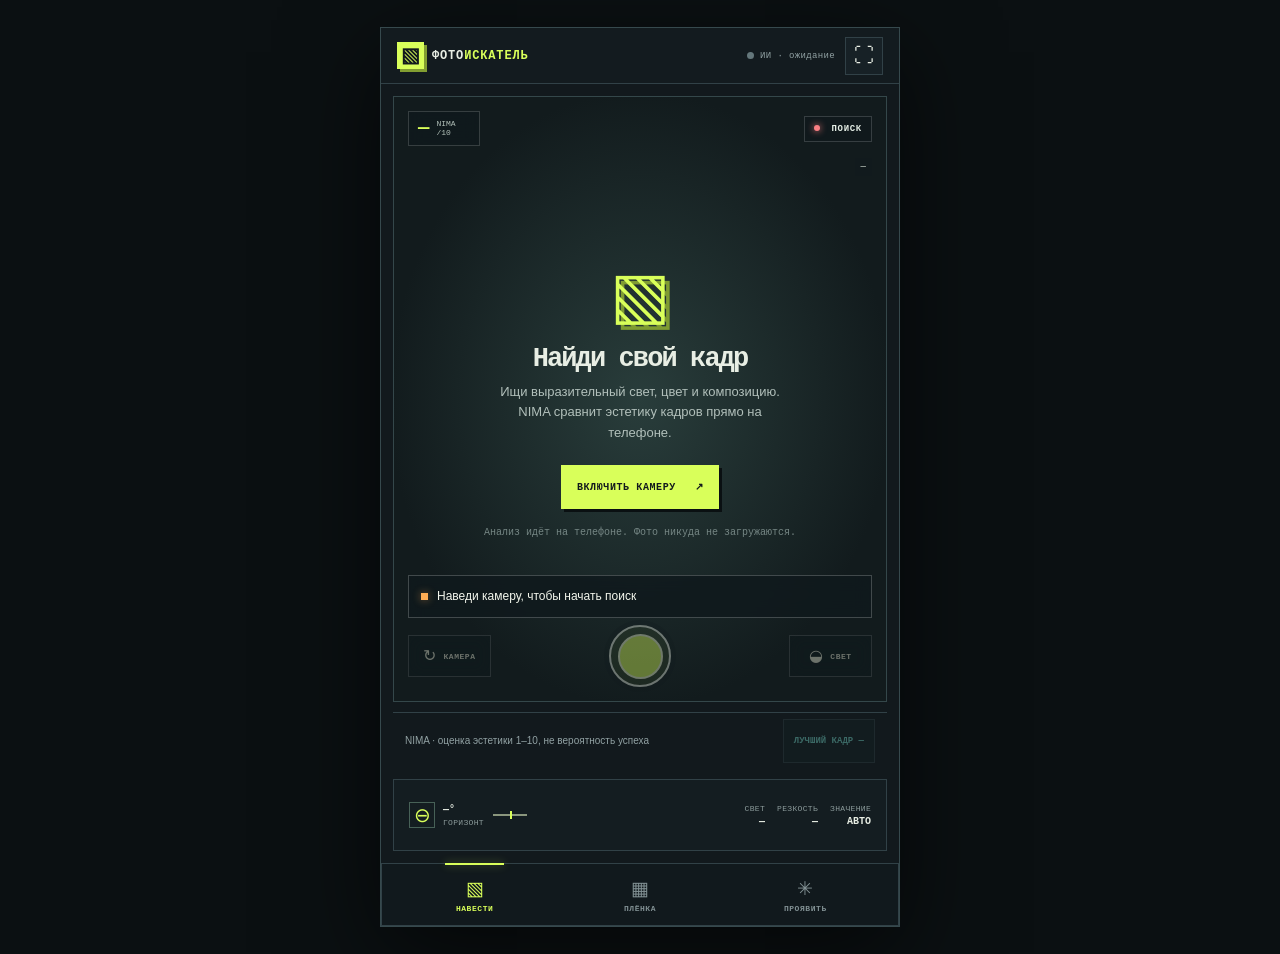
<file: photo-scout/index.html>
<!doctype html>
<html lang="ru">
<head>
  <meta charset="utf-8">
  <meta name="viewport" content="width=device-width, initial-scale=1, viewport-fit=cover">
  <meta name="theme-color" content="#141b1e">
  <meta name="apple-mobile-web-app-capable" content="yes">
  <meta name="apple-mobile-web-app-status-bar-style" content="black-translucent">
  <title>Фотоискатель · найти кадр</title>
  <link rel="stylesheet" href="style.css">
</head>
<body>
  <main class="app" id="app">
    <header class="topbar">
      <a class="brand" href="#camera" aria-label="Фотоискатель"><span class="brand-icon">▧</span><span>ФОТО<span>ИСКАТЕЛЬ</span></span></a>
      <div class="top-actions"><span class="ai-status" id="ai-status"><i></i> ИИ · ожидание</span><button class="icon-button" id="screen-toggle" aria-label="Переключить вид">⛶</button></div>
    </header>

    <section class="page camera-page active" id="page-camera" aria-label="Камера">
      <div class="viewport" id="viewport">
        <video id="video" autoplay playsinline muted></video>
        <canvas id="overlay"></canvas>
        <div class="scan-line"></div>
        <div class="start-card" id="start-card">
          <span class="start-mark">▧</span><h1>Найди свой кадр</h1>
          <p>Ищи выразительный свет, цвет и композицию. NIMA сравнит эстетику кадров прямо на телефоне.</p>
          <button class="pixel-button primary" id="start-camera">ВКЛЮЧИТЬ КАМЕРУ <b>↗</b></button>
          <small>Анализ идёт на телефоне. Фото никуда не загружаются.</small>
        </div>
        <div class="camera-topline">
          <span class="frame-score" id="score-badge"><b>—</b><small>NIMA /10</small></span>
          <span class="record-pill"><i></i> ПОИСК</span>
          <button class="icon-button glass-button" id="torch-button" aria-label="Вспышка" hidden>⚡</button>
        </div>
        <div class="scene-note" id="scene-note"><span class="note-dot"></span><span id="scene-message">Наведи камеру, чтобы начать поиск</span></div>
        <div class="camera-bottomline">
          <button class="small-chip" id="lens-button" disabled>↻ <span>КАМЕРА</span></button>
          <button class="shutter" id="capture-button" aria-label="Сделать фото" disabled><span></span></button>
          <button class="small-chip" id="manual-button" disabled>◒ <span>СВЕТ</span></button>
        </div>
        <span class="resolution-tag" id="resolution-tag">—</span>
      </div>

      <div class="aesthetic-strip"><span id="aesthetic-hint">NIMA · оценка эстетики 1–10, не вероятность успеха</span><button id="save-best" class="text-button" disabled>ЛУЧШИЙ КАДР —</button></div>
      <div class="camera-tools">
        <div class="level-readout"><span class="level-icon">⊖</span><span><b id="level-number">—°</b><small>ГОРИЗОНТ</small></span><i class="level-track"><em id="level-indicator"></em></i></div>
        <div class="tool-readout"><span><small>СВЕТ</small><b id="light-readout">—</b></span><span><small>РЕЗКОСТЬ</small><b id="sharp-readout">—</b></span><span><small>ЗНАЧЕНИЕ</small><b id="exposure-readout">АВТО</b></span></div>
      </div>
    </section>

    <section class="page gallery-page" id="page-gallery" aria-label="Снимки">
      <div class="page-heading"><div><p class="overline">ТВОЯ ПЛЁНКА</p><h1>Снимки <span id="photo-count">0</span></h1></div><button class="pixel-button secondary" id="back-camera">КАМЕРА ↗</button></div>
      <div class="import-row"><button class="pixel-button primary" id="import-photo">＋ ФОТО С ТЕЛЕФОНА</button><p>JPEG, PNG, WebP · локальная обработка</p><input type="file" id="photo-file" accept="image/*" hidden></div>
      <div class="gallery-grid" id="gallery-grid"></div>
      <div class="empty-gallery" id="empty-gallery"><span>▧</span><b>Плёнка пока пустая</b><p>Сними кадр или открой фотографию с телефона.</p></div>
    </section>

    <section class="page editor-page" id="page-editor" aria-label="Проявка фотографии">
      <div class="page-heading editor-heading"><div><p class="overline">ЛАБОРАТОРИЯ</p><h1>Проявка</h1></div><div class="editor-head-actions"><button class="pixel-button secondary auto-button" id="auto-enhance">✦ АВТО</button><button class="icon-button" id="close-editor" aria-label="Закрыть редактор">×</button></div></div>
      <div class="editor-preview" id="editor-preview-wrap"><canvas id="editor-canvas"></canvas><div class="editor-empty" id="editor-empty">Выбери снимок<br>из своей плёнки</div></div>
      <div class="preview-toolbar"><button class="text-button" id="compare-original" aria-pressed="false">УДЕРЖИ: ДО</button><span id="editor-score">Эстетика · —</span></div>
      <div class="ai-actions"><button class="pixel-button secondary" id="ai-style">✦ ПОДОБРАТЬ СТИЛЬ</button><button class="pixel-button secondary" id="score-photo">ОЦЕНИТЬ</button></div>
      <p class="edit-progress" id="edit-progress" role="status" aria-live="polite"></p>
      <div class="presets" id="presets"></div><p id="preset-description" class="editor-caption"></p>
      <div class="edit-controls"><label><span>Сила стиля</span><output id="edit-strength-value">75</output><input id="edit-strength" type="range" min="0" max="100" value="75"></label></div>
      <details class="edit-section" open><summary>КОМПОЗИЦИЯ</summary>
        <div class="crop-controls"><label for="crop-ratio">Формат</label><select id="crop-ratio"><option value="0">Оригинал</option><option value="0.8">4:5 · лента</option><option value="0.6666666667">2:3 · пин</option><option value="1">1:1 · квадрат</option><option value="0.5625">9:16 · история</option></select><button class="pixel-button secondary" id="ai-crop">✦ ПОДОБРАТЬ ОБРЕЗКУ</button></div>
        <label class="crop-position" id="crop-position-row" hidden>Положение обрезки<input id="crop-position" type="range" min="0" max="100" value="50"></label>
      </details>
      <details class="edit-section"><summary>СВЕТ И ЦВЕТ</summary><div class="edit-controls"><label><span>Экспозиция</span><output id="edit-exposure-value">0</output><input id="edit-exposure" type="range" min="-2" max="2" step="0.05" value="0"></label>
<label><span>Светлые участки</span><output id="edit-highlights-value">0</output><input id="edit-highlights" type="range" min="-100" max="100" step="1" value="0"></label>
<label><span>Тени</span><output id="edit-shadows-value">0</output><input id="edit-shadows" type="range" min="-100" max="100" step="1" value="0"></label>
<label><span>Контраст</span><output id="edit-contrast-value">0</output><input id="edit-contrast" type="range" min="-50" max="50" step="1" value="0"></label>
<label><span>Теплота</span><output id="edit-warmth-value">0</output><input id="edit-warmth" type="range" min="-60" max="60" step="1" value="0"></label>
<label><span>Оттенок: зелёный / маджента</span><output id="edit-tint-value">0</output><input id="edit-tint" type="range" min="-50" max="50" step="1" value="0"></label>
<label><span>Сочность цвета</span><output id="edit-color-value">0</output><input id="edit-color" type="range" min="-70" max="70" step="1" value="0"></label>
<label><span>Плёночные тени</span><output id="edit-fade-value">0</output><input id="edit-fade" type="range" min="0" max="30" step="1" value="0"></label>
<label><span>Детали</span><output id="edit-sharpen-value">0</output><input id="edit-sharpen" type="range" min="0" max="70" step="1" value="0"></label>
<label><span>Зерно</span><output id="edit-grain-value">0</output><input id="edit-grain" type="range" min="0" max="70" step="1" value="0"></label>
<label><span>Виньетка</span><output id="edit-vignette-value">0</output><input id="edit-vignette" type="range" min="0" max="70" step="1" value="0"></label></div></details>
      <p class="editor-caption" id="export-size">JPEG · оригинал остаётся в плёнке</p>
      <div class="editor-actions"><button class="pixel-button secondary" id="reset-edit">СБРОСИТЬ</button><button class="pixel-button primary" id="save-edit">СОХРАНИТЬ КОПИЮ ↗</button></div>
      <p class="editor-caption">Стили вдохновлены плёночной и журнальной фотографией. Оценка NIMA субъективна; выбери то, что нравится тебе.</p>
    </section>

    <nav class="bottom-nav" aria-label="Разделы приложения">
      <button class="nav-item active" data-page="camera"><span>▧</span><small>НАВЕСТИ</small></button>
      <button class="nav-item" data-page="gallery"><span>▦</span><small>ПЛЁНКА</small><i id="nav-count" hidden></i></button>
      <button class="nav-item" data-page="editor"><span>✳</span><small>ПРОЯВИТЬ</small></button>
    </nav>

    <dialog class="control-sheet" id="control-sheet">
      <div class="sheet-handle"></div><div class="sheet-heading"><div><p class="overline">КАМЕРА</p><h2>Экспозиция</h2></div><button class="icon-button" id="close-sheet" aria-label="Закрыть">×</button></div>
      <div class="mode-switch"><button class="selected" id="auto-mode">АВТО</button><button id="manual-mode">РУЧНОЙ</button></div>
      <p class="sheet-info" id="camera-support">Проверяю возможности камеры…</p>
      <label class="camera-control"><span>ISO <b id="iso-label">АВТО</b></span><input id="iso-control" type="range" disabled></label>
      <label class="camera-control"><span>Выдержка <b id="shutter-label">АВТО</b></span><input id="shutter-control" type="range" disabled></label>
      <label class="camera-control"><span>Экспокоррекция <b id="ev-label">0 EV</b></span><input id="ev-control" type="range" min="-2" max="2" value="0" step="0.1" disabled></label>
      <label class="camera-control" id="zoom-row" hidden><span>Зум <b id="zoom-label">1×</b></span><input id="zoom-control" type="range"></label>
      <button class="pixel-button primary sheet-done" id="sheet-done">ГОТОВО</button>
    </dialog>
    <div class="toast" id="toast" role="status"></div>
  </main>
  <canvas id="analysis-canvas" width="160" height="120" hidden></canvas>
  <script type="module" src="app.js"></script>
</body>
</html>
</file>
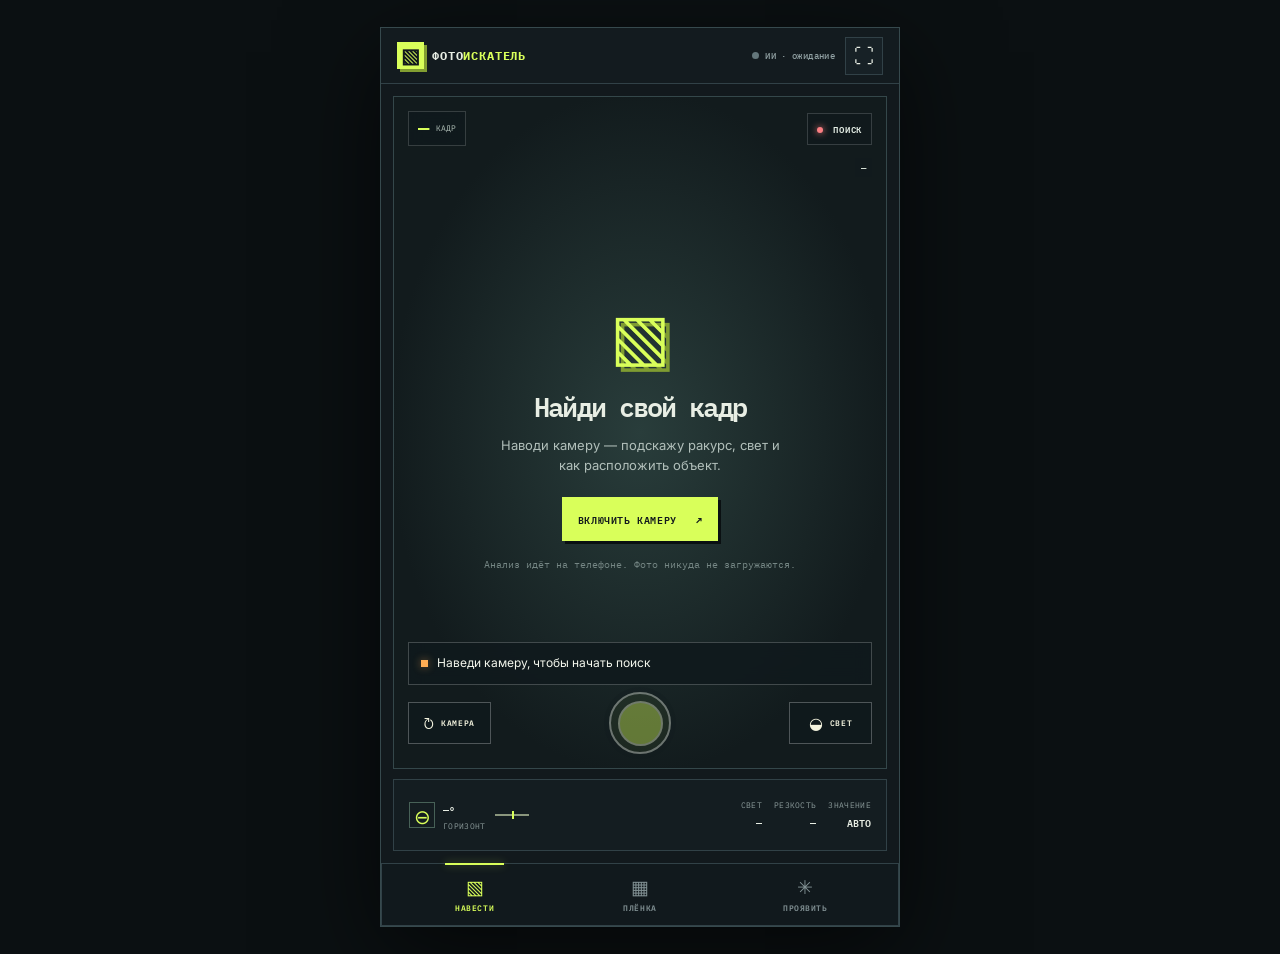
<file: photo-scout/backup-before-nima-20260930-184812/index.html>
<!doctype html>
<html lang="ru">
<head>
  <meta charset="utf-8">
  <meta name="viewport" content="width=device-width, initial-scale=1, viewport-fit=cover">
  <meta name="theme-color" content="#141b1e">
  <meta name="apple-mobile-web-app-capable" content="yes">
  <meta name="apple-mobile-web-app-status-bar-style" content="black-translucent">
  <title>Фотоискатель · найти кадр</title>
  <link rel="stylesheet" href="style.css">
</head>
<body>
  <main class="app" id="app">
    <header class="topbar">
      <a class="brand" href="#camera" aria-label="Фотоискатель"><span class="brand-icon">▧</span><span>ФОТО<span>ИСКАТЕЛЬ</span></span></a>
      <div class="top-actions"><span class="ai-status" id="ai-status"><i></i> ИИ · ожидание</span><button class="icon-button" id="screen-toggle" aria-label="Переключить вид">⛶</button></div>
    </header>

    <section class="page camera-page active" id="page-camera" aria-label="Камера">
      <div class="viewport" id="viewport">
        <video id="video" autoplay playsinline muted></video>
        <canvas id="overlay"></canvas>
        <div class="scan-line"></div>
        <div class="start-card" id="start-card">
          <span class="start-mark">▧</span><h1>Найди свой кадр</h1>
          <p>Наводи камеру — подскажу ракурс, свет и как расположить объект.</p>
          <button class="pixel-button primary" id="start-camera">ВКЛЮЧИТЬ КАМЕРУ <b>↗</b></button>
          <small>Анализ идёт на телефоне. Фото никуда не загружаются.</small>
        </div>
        <div class="camera-topline">
          <span class="frame-score" id="score-badge"><b>—</b><small>КАДР</small></span>
          <span class="record-pill"><i></i> ПОИСК</span>
          <button class="icon-button glass-button" id="torch-button" aria-label="Вспышка" hidden>⚡</button>
        </div>
        <div class="scene-note" id="scene-note"><span class="note-dot"></span><span id="scene-message">Наведи камеру, чтобы начать поиск</span></div>
        <div class="camera-bottomline">
          <button class="small-chip" id="lens-button" disabled>↻ <span>КАМЕРА</span></button>
          <button class="shutter" id="capture-button" aria-label="Сделать фото" disabled><span></span></button>
          <button class="small-chip" id="manual-button" disabled>◒ <span>СВЕТ</span></button>
        </div>
        <span class="resolution-tag" id="resolution-tag">—</span>
      </div>

      <div class="camera-tools">
        <div class="level-readout"><span class="level-icon">⊖</span><span><b id="level-number">—°</b><small>ГОРИЗОНТ</small></span><i class="level-track"><em id="level-indicator"></em></i></div>
        <div class="tool-readout"><span><small>СВЕТ</small><b id="light-readout">—</b></span><span><small>РЕЗКОСТЬ</small><b id="sharp-readout">—</b></span><span><small>ЗНАЧЕНИЕ</small><b id="exposure-readout">АВТО</b></span></div>
      </div>
    </section>

    <section class="page gallery-page" id="page-gallery" aria-label="Снимки">
      <div class="page-heading"><div><p class="overline">ТВОЯ ПЛЁНКА</p><h1>Снимки <span id="photo-count">0</span></h1></div><button class="pixel-button secondary" id="back-camera">КАМЕРА ↗</button></div>
      <div class="gallery-grid" id="gallery-grid"></div>
      <div class="empty-gallery" id="empty-gallery"><span>▧</span><b>Плёнка пока пустая</b><p>Хороший кадр можно сохранить с экрана камеры.</p></div>
    </section>

    <section class="page editor-page" id="page-editor" aria-label="Проявка фотографии">
      <div class="page-heading editor-heading"><div><p class="overline">ЛАБОРАТОРИЯ</p><h1>Проявка</h1></div><div class="editor-head-actions"><button class="pixel-button secondary auto-button" id="auto-enhance">✦ АВТО</button><button class="icon-button" id="close-editor" aria-label="Закрыть редактор">×</button></div></div>
      <div class="editor-preview" id="editor-preview-wrap"><canvas id="editor-canvas"></canvas><div class="editor-empty" id="editor-empty">Выбери снимок<br>из своей плёнки</div></div>
      <div class="presets" id="presets"><button class="preset selected" data-preset="natural"><i></i><b>ЧИСТО</b></button><button class="preset" data-preset="warm"><i></i><b>ЗАКАТ</b></button><button class="preset" data-preset="mono"><i></i><b>Ч/Б</b></button><button class="preset" data-preset="vivid"><i></i><b>ЯРКО</b></button></div>
      <div class="edit-controls">
        <label><span>Экспозиция</span><output id="edit-exposure-value">0</output><input id="edit-exposure" type="range" min="-50" max="50" value="0"></label>
        <label><span>Контраст</span><output id="edit-contrast-value">0</output><input id="edit-contrast" type="range" min="-30" max="40" value="0"></label>
        <label><span>Цвет</span><output id="edit-color-value">0</output><input id="edit-color" type="range" min="-40" max="40" value="0"></label>
      </div>
      <div class="editor-actions"><button class="pixel-button secondary" id="reset-edit">СБРОСИТЬ</button><button class="pixel-button primary" id="save-edit">СОХРАНИТЬ КОПИЮ <b>↗</b></button></div>
    </section>

    <nav class="bottom-nav" aria-label="Разделы приложения">
      <button class="nav-item active" data-page="camera"><span>▧</span><small>НАВЕСТИ</small></button>
      <button class="nav-item" data-page="gallery"><span>▦</span><small>ПЛЁНКА</small><i id="nav-count" hidden></i></button>
      <button class="nav-item" data-page="editor"><span>✳</span><small>ПРОЯВИТЬ</small></button>
    </nav>

    <dialog class="control-sheet" id="control-sheet">
      <div class="sheet-handle"></div><div class="sheet-heading"><div><p class="overline">КАМЕРА</p><h2>Экспозиция</h2></div><button class="icon-button" id="close-sheet" aria-label="Закрыть">×</button></div>
      <div class="mode-switch"><button class="selected" id="auto-mode">АВТО</button><button id="manual-mode">РУЧНОЙ</button></div>
      <p class="sheet-info" id="camera-support">Проверяю возможности камеры…</p>
      <label class="camera-control"><span>ISO <b id="iso-label">АВТО</b></span><input id="iso-control" type="range" disabled></label>
      <label class="camera-control"><span>Выдержка <b id="shutter-label">АВТО</b></span><input id="shutter-control" type="range" disabled></label>
      <label class="camera-control"><span>Экспокоррекция <b id="ev-label">0 EV</b></span><input id="ev-control" type="range" min="-2" max="2" value="0" step="0.1" disabled></label>
      <label class="camera-control" id="zoom-row" hidden><span>Зум <b id="zoom-label">1×</b></span><input id="zoom-control" type="range"></label>
      <button class="pixel-button primary sheet-done" id="sheet-done">ГОТОВО</button>
    </dialog>
    <div class="toast" id="toast" role="status"></div>
  </main>
  <canvas id="analysis-canvas" width="160" height="120" hidden></canvas>
  <script type="module" src="app.js"></script>
</body>
</html>
</file>
<file: photo-scout/style.css>
:root{color-scheme:dark;--ink:#12191d;--deep:#0b1012;--panel:#192327;--line:#314147;--muted:#91a1a3;--paper:#e8eee4;--lime:#d9ff5a;--cyan:#78e0d0;--orange:#ffad54;--rose:#fb7f83;--font:Inter,-apple-system,BlinkMacSystemFont,"Segoe UI",sans-serif;--mono:"IBM Plex Mono",ui-monospace,monospace}
*{box-sizing:border-box}html,body{margin:0;min-height:100%;background:var(--deep);color:var(--paper);font-family:var(--font);overscroll-behavior:none}body{min-height:100dvh}button,a,input{font:inherit}button{color:inherit}.app{width:min(100%,520px);height:100dvh;min-height:570px;margin:0 auto;display:flex;flex-direction:column;position:relative;overflow:hidden;background:var(--ink);border-left:1px solid #233136;border-right:1px solid #233136}.topbar{height:56px;flex:0 0 56px;display:flex;align-items:center;justify-content:space-between;padding:0 16px;background:#131b1f;border-bottom:1px solid var(--line);z-index:8}.brand{display:flex;align-items:center;gap:8px;color:var(--paper);font:700 12px var(--mono);letter-spacing:.07em;text-decoration:none}.brand>span:last-child span{color:var(--lime)}.brand-icon{display:grid;place-items:center;width:27px;height:27px;background:var(--lime);color:var(--ink);font:700 20px var(--mono);box-shadow:3px 3px 0 #829e31}.top-actions{display:flex;align-items:center;gap:10px}.ai-status{display:flex;align-items:center;gap:6px;color:var(--muted);font:500 9px var(--mono);letter-spacing:.04em}.ai-status i{width:7px;height:7px;border-radius:50%;background:#64777b}.ai-status.ready{color:var(--lime)}.ai-status.ready i{background:var(--lime);box-shadow:0 0 10px #d9ff5a77}.ai-status.error i{background:var(--orange)}.icon-button{display:grid;place-items:center;width:38px;height:38px;border:1px solid var(--line);background:#172126;color:var(--paper);font:20px var(--mono);cursor:pointer}.icon-button:active,.small-chip:active,.pixel-button:active{transform:translateY(1px)}.page{display:none;flex:1;min-height:0;overflow:auto}.page.active{display:flex}.camera-page{flex-direction:column;overflow:hidden}.viewport{position:relative;isolation:isolate;flex:1;min-height:330px;overflow:hidden;background:radial-gradient(ellipse at center,#263b3e,#11191c 65%);touch-action:manipulation}.viewport video,.viewport canvas#overlay{position:absolute;inset:0;width:100%;height:100%;object-fit:cover}.viewport video{display:none}.viewport.live video{display:block}.viewport.live .start-card{display:none}.viewport canvas#overlay{z-index:2;pointer-events:none}.viewport:after{content:"";position:absolute;inset:0;z-index:1;pointer-events:none;background:linear-gradient(#0007,transparent 25%,transparent 65%,#000a)}.scan-line{position:absolute;left:0;right:0;top:40%;height:1px;z-index:3;background:linear-gradient(90deg,transparent,var(--lime),transparent);opacity:0;box-shadow:0 0 9px var(--lime)}.live .scan-line{animation:sweep 5s linear infinite}@keyframes sweep{0%{top:18%;opacity:0}10%{opacity:.55}90%{opacity:.2}100%{top:86%;opacity:0}}.start-card{position:absolute;z-index:4;inset:0;display:flex;flex-direction:column;justify-content:center;align-items:center;padding:28px;text-align:center;background:radial-gradient(ellipse at center,#293d3b,#121b1d 72%)}.start-mark{color:var(--lime);font:64px var(--mono);text-shadow:5px 5px 0 #7f9c32}.start-card h1{font:600 27px var(--mono);letter-spacing:-.07em;margin:8px 0}.start-card p{max-width:300px;color:#b1bfba;font-size:13px;line-height:1.55;margin:0 0 22px}.start-card small{margin-top:16px;color:#758684;font:10px var(--mono);line-height:1.5}.pixel-button{min-height:44px;padding:0 14px;border:2px solid var(--line);background:var(--panel);color:var(--paper);font:600 10px var(--mono);letter-spacing:.06em;cursor:pointer;box-shadow:3px 3px 0 #0a1012}.pixel-button b{margin-left:12px;color:var(--ink)}.pixel-button.primary{background:var(--lime);border-color:var(--lime);color:var(--ink)}.pixel-button.secondary{color:var(--cyan);border-color:#446566;background:#142224}.camera-topline{position:absolute;z-index:4;top:14px;left:14px;right:14px;display:flex;align-items:center;justify-content:space-between;pointer-events:none}.camera-topline button{pointer-events:auto}.frame-score{display:flex;align-items:center;gap:7px;padding:7px 9px;background:#10191dd9;border:1px solid #ffffff29;backdrop-filter:blur(8px);font-family:var(--mono)}.frame-score b{font-size:19px;color:var(--lime);line-height:1}.frame-score small{max-width:34px;color:#b2c1b9;font-size:8px;line-height:1.1}.record-pill{padding:7px 9px;background:#10191dd9;border:1px solid #ffffff29;color:#e4eee5;font:600 9px var(--mono);letter-spacing:.08em}.record-pill i{display:inline-block;width:6px;height:6px;margin:0 5px 0 0;background:var(--rose);border-radius:50%;box-shadow:0 0 7px #fb7f83}.glass-button{border-color:#ffffff40;background:#10191dbb;backdrop-filter:blur(8px)}.scene-note{position:absolute;z-index:4;left:14px;right:14px;bottom:83px;display:flex;align-items:center;gap:9px;min-height:43px;padding:9px 12px;border:1px solid #ffffff35;background:#10191dd9;backdrop-filter:blur(9px);color:#f4f7ed;font-size:12px;line-height:1.35}.note-dot{width:7px;height:7px;flex:0 0 7px;background:var(--orange);box-shadow:0 0 8px #ffad5477}.scene-note.good .note-dot{background:var(--lime);box-shadow:0 0 8px #d9ff5a99}.camera-bottomline{position:absolute;z-index:4;bottom:14px;left:14px;right:14px;display:flex;justify-content:space-between;align-items:center}.small-chip{display:flex;align-items:center;gap:7px;min-width:83px;height:42px;justify-content:center;border:1px solid #ffffff43;background:#10191dcc;color:#f4f4df;font:16px var(--mono);cursor:pointer;backdrop-filter:blur(8px)}.small-chip span{font:600 8px var(--mono);letter-spacing:.07em}.shutter{display:grid;place-items:center;width:62px;height:62px;border:2px solid #eff5e8;border-radius:50%;background:#d9ff5a20;box-shadow:0 0 0 5px #10191d88;cursor:pointer}.shutter span{width:45px;height:45px;background:var(--lime);border:2px solid #f5ffd5;border-radius:50%;transition:transform .1s}.shutter:active span{transform:scale(.82)}.shutter:disabled{opacity:.4}.resolution-tag{position:absolute;z-index:4;right:14px;top:61px;padding:4px 6px;color:#d5dfd5;background:#111a1d99;font:9px var(--mono)}.camera-tools{height:72px;flex:0 0 72px;background:#141d21;border-top:1px solid var(--line);display:flex;align-items:center;justify-content:space-between;padding:9px 15px;gap:10px}.level-readout{display:flex;align-items:center;gap:8px;min-width:120px}.level-icon{display:grid;place-items:center;width:26px;height:26px;color:var(--lime);border:1px solid #476157;font:20px var(--mono)}.level-readout>span:nth-child(2),.tool-readout span{display:flex;flex-direction:column;gap:3px}.level-readout b,.tool-readout b{font:600 10px var(--mono);color:var(--paper)}.level-readout small,.tool-readout small{font:8px var(--mono);color:#8c9b9b;letter-spacing:.04em}.level-track{position:relative;width:34px;height:2px;margin-left:1px;background:#8a967d}.level-track em{position:absolute;top:-3px;left:50%;width:2px;height:8px;background:var(--lime);transition:transform .1s}.tool-readout{display:flex;gap:12px;text-align:right}.tool-readout b{max-width:60px;overflow:hidden;text-overflow:ellipsis;white-space:nowrap}.bottom-nav{height:63px;flex:0 0 63px;display:flex;align-items:stretch;justify-content:space-around;padding:4px 10px max(4px,env(safe-area-inset-bottom));background:#11191d;border-top:1px solid var(--line);z-index:8}.nav-item{position:relative;display:flex;flex:1;align-items:center;justify-content:center;flex-direction:column;gap:3px;border:0;background:none;color:#819093;cursor:pointer}.nav-item span{font:19px var(--mono)}.nav-item small{font:600 8px var(--mono);letter-spacing:.07em}.nav-item.active{color:var(--lime)}.nav-item.active:before{content:"";position:absolute;top:-5px;left:32%;right:32%;height:2px;background:var(--lime);box-shadow:0 0 8px #d9ff5a66}.nav-item i{position:absolute;top:6px;right:calc(50% - 18px);width:6px;height:6px;border-radius:50%;background:var(--rose)}.gallery-page,.editor-page{flex-direction:column;padding:18px 16px 14px;gap:15px}.page-heading{display:flex;align-items:center;justify-content:space-between;min-height:58px}.overline{margin:0 0 4px;color:var(--cyan);font:600 9px var(--mono);letter-spacing:.13em}.page-heading h1{margin:0;font:600 26px var(--mono);letter-spacing:-.07em}.page-heading h1 span{font:500 12px var(--mono);color:var(--muted);vertical-align:middle}.gallery-grid{display:grid;grid-template-columns:repeat(2,minmax(0,1fr));gap:10px;overflow:auto;align-content:start;padding-bottom:8px}.photo-card{position:relative;aspect-ratio:4/5;overflow:hidden;border:1px solid var(--line);background:#202d30;cursor:pointer}.photo-card img{width:100%;height:100%;object-fit:cover;display:block}.photo-score{position:absolute;top:7px;left:7px;padding:4px 6px;background:#111a1de0;color:var(--lime);font:600 9px var(--mono)}.photo-open{position:absolute;bottom:7px;right:7px;width:28px;height:28px;display:grid;place-items:center;background:#111a1de0;color:var(--cyan);font:15px var(--mono)}.empty-gallery{margin:auto;display:flex;align-items:center;flex-direction:column;text-align:center;color:var(--muted)}.empty-gallery[hidden]{display:none}.empty-gallery span{color:var(--lime);font:44px var(--mono);margin-bottom:9px}.empty-gallery b{color:var(--paper);font:500 13px var(--mono)}.empty-gallery p{max-width:230px;font-size:12px;line-height:1.5}.editor-page{overflow:auto}.editor-preview{position:relative;display:grid;place-items:center;min-height:160px;flex:1;max-height:45dvh;overflow:hidden;border:1px solid var(--line);background:repeating-conic-gradient(#182226 0% 25%,#1d292d 0% 50%) 50%/14px 14px}.editor-preview canvas{display:block;max-width:100%;max-height:100%;object-fit:contain}.editor-empty{position:absolute;color:#869796;text-align:center;font:11px/1.8 var(--mono)}.editor-empty[hidden]{display:none}.presets{display:flex;gap:7px;justify-content:space-between}.preset{display:flex;flex:1;min-width:0;align-items:center;flex-direction:column;gap:6px;padding:7px 3px;border:1px solid var(--line);background:#162125;color:#9daead;cursor:pointer}.preset i{width:23px;height:23px;border:1px solid #ffffff44;background:linear-gradient(135deg,#354b4c 50%,#d9ff5a 50%)}.preset[data-preset=warm] i{background:linear-gradient(135deg,#512c38 50%,#ffad54 50%)}.preset[data-preset=mono] i{background:linear-gradient(135deg,#393c3b 50%,#dbdfd7 50%)}.preset[data-preset=vivid] i{background:linear-gradient(135deg,#2848a2 50%,#fb7f83 50%)}.preset b{font:600 8px var(--mono)}.preset.selected{border-color:var(--lime);color:var(--lime)}.edit-controls{display:flex;flex-direction:column;gap:9px}.edit-controls label,.camera-control{display:grid;grid-template-columns:1fr auto;align-items:center;gap:5px 12px;color:#c6d1cb;font-size:11px}.edit-controls output{color:var(--cyan);font:10px var(--mono)}input[type=range]{width:100%;height:20px;margin:0;accent-color:var(--lime);touch-action:pan-y}.edit-controls input{grid-column:1/-1}.editor-actions{display:flex;gap:9px}.editor-actions>*{flex:1}.control-sheet{position:fixed;inset:auto 0 0;margin:0 auto;width:min(100%,520px);max-height:86dvh;padding:12px 20px max(22px,env(safe-area-inset-bottom));border:1px solid #405457;border-bottom:0;background:#152126;color:var(--paper);box-shadow:0 -18px 55px #000a}.control-sheet::backdrop{background:#030809a8;backdrop-filter:blur(4px)}.sheet-handle{width:37px;height:3px;margin:0 auto 14px;background:#526364}.sheet-heading{display:flex;align-items:center;justify-content:space-between}.sheet-heading h2{margin:0;font:600 22px var(--mono);letter-spacing:-.06em}.mode-switch{display:grid;grid-template-columns:1fr 1fr;gap:5px;padding:4px;margin:17px 0 10px;background:#0c1316}.mode-switch button{height:38px;border:0;background:transparent;color:#96a3a1;font:600 10px var(--mono);letter-spacing:.07em}.mode-switch button.selected{background:var(--lime);color:var(--ink)}.sheet-info{min-height:34px;margin:8px 0 13px;color:#96a6a1;font-size:11px;line-height:1.5}.camera-control{grid-template-columns:1fr auto;margin:12px 0}.camera-control span{font:500 11px var(--mono)}.camera-control b{padding-left:8px;color:var(--cyan);font-weight:500}.camera-control input{grid-column:1/-1}.camera-control input:disabled{opacity:.36}.sheet-done{width:100%;margin-top:10px}.toast{position:absolute;z-index:20;left:50%;bottom:calc(76px + env(safe-area-inset-bottom));transform:translate(-50%,12px);padding:10px 13px;background:#e9f1d8;color:var(--ink);font:600 10px var(--mono);box-shadow:3px 3px 0 #637a2a;opacity:0;pointer-events:none;transition:.18s;white-space:nowrap}.toast.show{opacity:1;transform:translate(-50%,0)}
.editor-head-actions{display:flex;align-items:center;gap:8px}.auto-button{min-height:38px;padding:0 10px;font-size:9px}
[hidden]{display:none!important}.editor-head-actions{display:flex;align-items:center;gap:8px}.auto-button{min-height:38px;padding:0 10px;font-size:9px}
@media(min-width:700px){.app{height:min(940px,100dvh);min-height:650px;margin:3dvh auto;border:1px solid #36494d;box-shadow:0 25px 90px #0009}.camera-page{padding:12px;gap:10px}.viewport{border:1px solid #34474a}.camera-tools{border:1px solid var(--line)}.bottom-nav{border:1px solid var(--line)}}
@media(max-height:660px){.app{min-height:520px}.camera-tools{height:59px;flex-basis:59px}.camera-bottomline{bottom:9px}.scene-note{bottom:70px}.shutter{width:54px;height:54px}.shutter span{width:39px;height:39px}.gallery-page,.editor-page{gap:9px;padding-top:11px}.editor-preview{max-height:37dvh}}

/* Touch-first darkroom. Controls scroll; the bottom navigation stays reachable. */
.app{min-height:0}
.viewport{min-height:210px}
.topbar{padding-top:env(safe-area-inset-top);height:calc(56px + env(safe-area-inset-top));flex-basis:calc(56px + env(safe-area-inset-top))}
.bottom-nav{height:calc(63px + env(safe-area-inset-bottom));flex-basis:calc(63px + env(safe-area-inset-bottom))}
button,input,select,summary{touch-action:manipulation}
button:disabled{opacity:.4;cursor:default}
button:focus-visible,summary:focus-visible,input:focus-visible,select:focus-visible{outline:2px solid var(--cyan);outline-offset:3px}
.text-button{border:1px solid var(--line);background:#142224;color:var(--cyan);padding:8px 10px;min-height:44px;font:600 10px var(--mono)}
.aesthetic-strip{display:flex;align-items:center;gap:8px;justify-content:space-between;flex:0 0 auto;padding:6px 12px;border-top:1px solid var(--line)}
.aesthetic-strip>span{font-size:10px;color:var(--muted);line-height:1.4;max-width:60%}
.aesthetic-strip button{font-size:9px;flex-shrink:0}
.import-row{display:flex;flex-direction:column;gap:6px;flex-shrink:0}
.import-row p{margin:0;font-size:11px;color:var(--muted)}
.editor-page>*{flex-shrink:0}
.editor-preview{flex:none;min-height:180px;height:36dvh;max-height:390px}
.editor-preview canvas{width:100%;height:100%;object-fit:contain}
.preview-toolbar{display:flex;align-items:center;justify-content:space-between;gap:8px}
.preview-toolbar span{font:10px/1.5 var(--mono);color:var(--lime);text-align:right}
.preview-toolbar button{white-space:nowrap;user-select:none;-webkit-user-select:none}
.ai-actions{display:flex;gap:8px}.ai-actions>*{flex:1}
.edit-progress{font-size:11px;line-height:1.4;color:var(--cyan);margin:0;min-height:0}
.edit-progress:empty{display:none}
.presets{justify-content:flex-start;gap:8px;overflow-x:auto;padding:2px 2px 8px;scroll-snap-type:x proximity}
.preset{flex:0 0 98px;min-height:74px;scroll-snap-align:start;padding:10px 4px}
.preset b{font-size:10px}.preset i{width:28px;height:28px}
.preset[data-preset=soft] i{background:linear-gradient(135deg,#d7c7bc 50%,#7b9281 50%)}
.preset[data-preset=film] i{background:linear-gradient(135deg,#ad6840 50%,#f1d29d 50%)}
.preset[data-preset=city] i{background:linear-gradient(135deg,#254749 50%,#bc958b 50%)}
.preset[data-preset=travel] i{background:linear-gradient(135deg,#508a75 50%,#a4d9d6 50%)}
.editor-caption{font-size:11px;color:var(--muted);line-height:1.5;margin:0}
.edit-section{border:1px solid var(--line);background:#142024}
.edit-section summary{padding:15px 12px;cursor:pointer;min-height:48px;font:600 11px var(--mono);color:var(--cyan)}
.edit-section .edit-controls{padding:0 12px 12px;gap:10px}
.edit-controls label{font-size:12px;gap:0 10px}
.edit-controls input[type=range],.crop-position input[type=range]{height:42px;touch-action:pan-y}
.crop-controls{padding:0 12px 12px;display:grid;grid-template-columns:auto 1fr;gap:8px;align-items:center;font-size:12px}
.crop-controls button{grid-column:1/-1}
.crop-controls select{min-height:44px;min-width:0;background:#1d2c31;color:var(--paper);border:1px solid var(--line);font-size:14px;padding:0 8px}
.crop-position{display:flex;flex-direction:column;padding:0 12px 10px;font-size:12px}
.editor-actions .pixel-button{padding:9px;font-size:10px;line-height:1.5}
.toast{width:max-content;max-width:calc(100% - 28px);white-space:normal;line-height:1.5;text-align:center}
@media(max-width:360px){.topbar{padding-left:10px;padding-right:10px}.brand{font-size:10px}.top-actions{gap:5px}.editor-page{padding-left:10px;padding-right:10px}.camera-tools{padding:6px 10px;gap:5px}.tool-readout{gap:7px}.level-readout{min-width:100px}.aesthetic-strip{padding:5px 8px}.aesthetic-strip>span{font-size:9px}}
@media(prefers-reduced-motion:reduce){.live .scan-line{animation:none}.toast,.shutter span{transition:none}}
</file>
<file: photo-scout/backup-before-nima-20260930-184812/style.css>
@import url('https://fonts.googleapis.com/css2?family=IBM+Plex+Mono:wght@400;500;600;700&family=Inter:wght@400;500;600;700&display=swap');
:root{color-scheme:dark;--ink:#12191d;--deep:#0b1012;--panel:#192327;--line:#314147;--muted:#91a1a3;--paper:#e8eee4;--lime:#d9ff5a;--cyan:#78e0d0;--orange:#ffad54;--rose:#fb7f83;--font:Inter,-apple-system,BlinkMacSystemFont,"Segoe UI",sans-serif;--mono:"IBM Plex Mono",ui-monospace,monospace}
*{box-sizing:border-box}html,body{margin:0;min-height:100%;background:var(--deep);color:var(--paper);font-family:var(--font);overscroll-behavior:none}body{min-height:100dvh}button,a,input{font:inherit}button{color:inherit}.app{width:min(100%,520px);height:100dvh;min-height:570px;margin:0 auto;display:flex;flex-direction:column;position:relative;overflow:hidden;background:var(--ink);border-left:1px solid #233136;border-right:1px solid #233136}.topbar{height:56px;flex:0 0 56px;display:flex;align-items:center;justify-content:space-between;padding:0 16px;background:#131b1f;border-bottom:1px solid var(--line);z-index:8}.brand{display:flex;align-items:center;gap:8px;color:var(--paper);font:700 12px var(--mono);letter-spacing:.07em;text-decoration:none}.brand>span:last-child span{color:var(--lime)}.brand-icon{display:grid;place-items:center;width:27px;height:27px;background:var(--lime);color:var(--ink);font:700 20px var(--mono);box-shadow:3px 3px 0 #829e31}.top-actions{display:flex;align-items:center;gap:10px}.ai-status{display:flex;align-items:center;gap:6px;color:var(--muted);font:500 9px var(--mono);letter-spacing:.04em}.ai-status i{width:7px;height:7px;border-radius:50%;background:#64777b}.ai-status.ready{color:var(--lime)}.ai-status.ready i{background:var(--lime);box-shadow:0 0 10px #d9ff5a77}.ai-status.error i{background:var(--orange)}.icon-button{display:grid;place-items:center;width:38px;height:38px;border:1px solid var(--line);background:#172126;color:var(--paper);font:20px var(--mono);cursor:pointer}.icon-button:active,.small-chip:active,.pixel-button:active{transform:translateY(1px)}.page{display:none;flex:1;min-height:0;overflow:auto}.page.active{display:flex}.camera-page{flex-direction:column;overflow:hidden}.viewport{position:relative;isolation:isolate;flex:1;min-height:330px;overflow:hidden;background:radial-gradient(ellipse at center,#263b3e,#11191c 65%);touch-action:manipulation}.viewport video,.viewport canvas#overlay{position:absolute;inset:0;width:100%;height:100%;object-fit:cover}.viewport video{display:none}.viewport.live video{display:block}.viewport.live .start-card{display:none}.viewport canvas#overlay{z-index:2;pointer-events:none}.viewport:after{content:"";position:absolute;inset:0;z-index:1;pointer-events:none;background:linear-gradient(#0007,transparent 25%,transparent 65%,#000a)}.scan-line{position:absolute;left:0;right:0;top:40%;height:1px;z-index:3;background:linear-gradient(90deg,transparent,var(--lime),transparent);opacity:0;box-shadow:0 0 9px var(--lime)}.live .scan-line{animation:sweep 5s linear infinite}@keyframes sweep{0%{top:18%;opacity:0}10%{opacity:.55}90%{opacity:.2}100%{top:86%;opacity:0}}.start-card{position:absolute;z-index:4;inset:0;display:flex;flex-direction:column;justify-content:center;align-items:center;padding:28px;text-align:center;background:radial-gradient(ellipse at center,#293d3b,#121b1d 72%)}.start-mark{color:var(--lime);font:64px var(--mono);text-shadow:5px 5px 0 #7f9c32}.start-card h1{font:600 27px var(--mono);letter-spacing:-.07em;margin:8px 0}.start-card p{max-width:300px;color:#b1bfba;font-size:13px;line-height:1.55;margin:0 0 22px}.start-card small{margin-top:16px;color:#758684;font:10px var(--mono);line-height:1.5}.pixel-button{min-height:44px;padding:0 14px;border:2px solid var(--line);background:var(--panel);color:var(--paper);font:600 10px var(--mono);letter-spacing:.06em;cursor:pointer;box-shadow:3px 3px 0 #0a1012}.pixel-button b{margin-left:12px;color:var(--ink)}.pixel-button.primary{background:var(--lime);border-color:var(--lime);color:var(--ink)}.pixel-button.secondary{color:var(--cyan);border-color:#446566;background:#142224}.camera-topline{position:absolute;z-index:4;top:14px;left:14px;right:14px;display:flex;align-items:center;justify-content:space-between;pointer-events:none}.camera-topline button{pointer-events:auto}.frame-score{display:flex;align-items:center;gap:7px;padding:7px 9px;background:#10191dd9;border:1px solid #ffffff29;backdrop-filter:blur(8px);font-family:var(--mono)}.frame-score b{font-size:19px;color:var(--lime);line-height:1}.frame-score small{max-width:34px;color:#b2c1b9;font-size:8px;line-height:1.1}.record-pill{padding:7px 9px;background:#10191dd9;border:1px solid #ffffff29;color:#e4eee5;font:600 9px var(--mono);letter-spacing:.08em}.record-pill i{display:inline-block;width:6px;height:6px;margin:0 5px 0 0;background:var(--rose);border-radius:50%;box-shadow:0 0 7px #fb7f83}.glass-button{border-color:#ffffff40;background:#10191dbb;backdrop-filter:blur(8px)}.scene-note{position:absolute;z-index:4;left:14px;right:14px;bottom:83px;display:flex;align-items:center;gap:9px;min-height:43px;padding:9px 12px;border:1px solid #ffffff35;background:#10191dd9;backdrop-filter:blur(9px);color:#f4f7ed;font-size:12px;line-height:1.35}.note-dot{width:7px;height:7px;flex:0 0 7px;background:var(--orange);box-shadow:0 0 8px #ffad5477}.scene-note.good .note-dot{background:var(--lime);box-shadow:0 0 8px #d9ff5a99}.camera-bottomline{position:absolute;z-index:4;bottom:14px;left:14px;right:14px;display:flex;justify-content:space-between;align-items:center}.small-chip{display:flex;align-items:center;gap:7px;min-width:83px;height:42px;justify-content:center;border:1px solid #ffffff43;background:#10191dcc;color:#f4f4df;font:16px var(--mono);cursor:pointer;backdrop-filter:blur(8px)}.small-chip span{font:600 8px var(--mono);letter-spacing:.07em}.shutter{display:grid;place-items:center;width:62px;height:62px;border:2px solid #eff5e8;border-radius:50%;background:#d9ff5a20;box-shadow:0 0 0 5px #10191d88;cursor:pointer}.shutter span{width:45px;height:45px;background:var(--lime);border:2px solid #f5ffd5;border-radius:50%;transition:transform .1s}.shutter:active span{transform:scale(.82)}.shutter:disabled{opacity:.4}.resolution-tag{position:absolute;z-index:4;right:14px;top:61px;padding:4px 6px;color:#d5dfd5;background:#111a1d99;font:9px var(--mono)}.camera-tools{height:72px;flex:0 0 72px;background:#141d21;border-top:1px solid var(--line);display:flex;align-items:center;justify-content:space-between;padding:9px 15px;gap:10px}.level-readout{display:flex;align-items:center;gap:8px;min-width:120px}.level-icon{display:grid;place-items:center;width:26px;height:26px;color:var(--lime);border:1px solid #476157;font:20px var(--mono)}.level-readout>span:nth-child(2),.tool-readout span{display:flex;flex-direction:column;gap:3px}.level-readout b,.tool-readout b{font:600 10px var(--mono);color:var(--paper)}.level-readout small,.tool-readout small{font:8px var(--mono);color:#8c9b9b;letter-spacing:.04em}.level-track{position:relative;width:34px;height:2px;margin-left:1px;background:#8a967d}.level-track em{position:absolute;top:-3px;left:50%;width:2px;height:8px;background:var(--lime);transition:transform .1s}.tool-readout{display:flex;gap:12px;text-align:right}.tool-readout b{max-width:60px;overflow:hidden;text-overflow:ellipsis;white-space:nowrap}.bottom-nav{height:63px;flex:0 0 63px;display:flex;align-items:stretch;justify-content:space-around;padding:4px 10px max(4px,env(safe-area-inset-bottom));background:#11191d;border-top:1px solid var(--line);z-index:8}.nav-item{position:relative;display:flex;flex:1;align-items:center;justify-content:center;flex-direction:column;gap:3px;border:0;background:none;color:#819093;cursor:pointer}.nav-item span{font:19px var(--mono)}.nav-item small{font:600 8px var(--mono);letter-spacing:.07em}.nav-item.active{color:var(--lime)}.nav-item.active:before{content:"";position:absolute;top:-5px;left:32%;right:32%;height:2px;background:var(--lime);box-shadow:0 0 8px #d9ff5a66}.nav-item i{position:absolute;top:6px;right:calc(50% - 18px);width:6px;height:6px;border-radius:50%;background:var(--rose)}.gallery-page,.editor-page{flex-direction:column;padding:18px 16px 14px;gap:15px}.page-heading{display:flex;align-items:center;justify-content:space-between;min-height:58px}.overline{margin:0 0 4px;color:var(--cyan);font:600 9px var(--mono);letter-spacing:.13em}.page-heading h1{margin:0;font:600 26px var(--mono);letter-spacing:-.07em}.page-heading h1 span{font:500 12px var(--mono);color:var(--muted);vertical-align:middle}.gallery-grid{display:grid;grid-template-columns:repeat(2,minmax(0,1fr));gap:10px;overflow:auto;align-content:start;padding-bottom:8px}.photo-card{position:relative;aspect-ratio:4/5;overflow:hidden;border:1px solid var(--line);background:#202d30;cursor:pointer}.photo-card img{width:100%;height:100%;object-fit:cover;display:block}.photo-score{position:absolute;top:7px;left:7px;padding:4px 6px;background:#111a1de0;color:var(--lime);font:600 9px var(--mono)}.photo-open{position:absolute;bottom:7px;right:7px;width:28px;height:28px;display:grid;place-items:center;background:#111a1de0;color:var(--cyan);font:15px var(--mono)}.empty-gallery{margin:auto;display:flex;align-items:center;flex-direction:column;text-align:center;color:var(--muted)}.empty-gallery[hidden]{display:none}.empty-gallery span{color:var(--lime);font:44px var(--mono);margin-bottom:9px}.empty-gallery b{color:var(--paper);font:500 13px var(--mono)}.empty-gallery p{max-width:230px;font-size:12px;line-height:1.5}.editor-page{overflow:auto}.editor-preview{position:relative;display:grid;place-items:center;min-height:160px;flex:1;max-height:45dvh;overflow:hidden;border:1px solid var(--line);background:repeating-conic-gradient(#182226 0% 25%,#1d292d 0% 50%) 50%/14px 14px}.editor-preview canvas{display:block;max-width:100%;max-height:100%;object-fit:contain}.editor-empty{position:absolute;color:#869796;text-align:center;font:11px/1.8 var(--mono)}.editor-empty[hidden]{display:none}.presets{display:flex;gap:7px;justify-content:space-between}.preset{display:flex;flex:1;min-width:0;align-items:center;flex-direction:column;gap:6px;padding:7px 3px;border:1px solid var(--line);background:#162125;color:#9daead;cursor:pointer}.preset i{width:23px;height:23px;border:1px solid #ffffff44;background:linear-gradient(135deg,#354b4c 50%,#d9ff5a 50%)}.preset[data-preset=warm] i{background:linear-gradient(135deg,#512c38 50%,#ffad54 50%)}.preset[data-preset=mono] i{background:linear-gradient(135deg,#393c3b 50%,#dbdfd7 50%)}.preset[data-preset=vivid] i{background:linear-gradient(135deg,#2848a2 50%,#fb7f83 50%)}.preset b{font:600 8px var(--mono)}.preset.selected{border-color:var(--lime);color:var(--lime)}.edit-controls{display:flex;flex-direction:column;gap:9px}.edit-controls label,.camera-control{display:grid;grid-template-columns:1fr auto;align-items:center;gap:5px 12px;color:#c6d1cb;font-size:11px}.edit-controls output{color:var(--cyan);font:10px var(--mono)}input[type=range]{width:100%;height:20px;margin:0;accent-color:var(--lime);touch-action:pan-y}.edit-controls input{grid-column:1/-1}.editor-actions{display:flex;gap:9px}.editor-actions>*{flex:1}.control-sheet{position:fixed;inset:auto 0 0;margin:0 auto;width:min(100%,520px);max-height:86dvh;padding:12px 20px max(22px,env(safe-area-inset-bottom));border:1px solid #405457;border-bottom:0;background:#152126;color:var(--paper);box-shadow:0 -18px 55px #000a}.control-sheet::backdrop{background:#030809a8;backdrop-filter:blur(4px)}.sheet-handle{width:37px;height:3px;margin:0 auto 14px;background:#526364}.sheet-heading{display:flex;align-items:center;justify-content:space-between}.sheet-heading h2{margin:0;font:600 22px var(--mono);letter-spacing:-.06em}.mode-switch{display:grid;grid-template-columns:1fr 1fr;gap:5px;padding:4px;margin:17px 0 10px;background:#0c1316}.mode-switch button{height:38px;border:0;background:transparent;color:#96a3a1;font:600 10px var(--mono);letter-spacing:.07em}.mode-switch button.selected{background:var(--lime);color:var(--ink)}.sheet-info{min-height:34px;margin:8px 0 13px;color:#96a6a1;font-size:11px;line-height:1.5}.camera-control{grid-template-columns:1fr auto;margin:12px 0}.camera-control span{font:500 11px var(--mono)}.camera-control b{padding-left:8px;color:var(--cyan);font-weight:500}.camera-control input{grid-column:1/-1}.camera-control input:disabled{opacity:.36}.sheet-done{width:100%;margin-top:10px}.toast{position:absolute;z-index:20;left:50%;bottom:calc(76px + env(safe-area-inset-bottom));transform:translate(-50%,12px);padding:10px 13px;background:#e9f1d8;color:var(--ink);font:600 10px var(--mono);box-shadow:3px 3px 0 #637a2a;opacity:0;pointer-events:none;transition:.18s;white-space:nowrap}.toast.show{opacity:1;transform:translate(-50%,0)}
.editor-head-actions{display:flex;align-items:center;gap:8px}.auto-button{min-height:38px;padding:0 10px;font-size:9px}
[hidden]{display:none!important}.editor-head-actions{display:flex;align-items:center;gap:8px}.auto-button{min-height:38px;padding:0 10px;font-size:9px}
@media(min-width:700px){.app{height:min(940px,100dvh);min-height:650px;margin:3dvh auto;border:1px solid #36494d;box-shadow:0 25px 90px #0009}.camera-page{padding:12px;gap:10px}.viewport{border:1px solid #34474a}.camera-tools{border:1px solid var(--line)}.bottom-nav{border:1px solid var(--line)}}
@media(max-height:660px){.app{min-height:520px}.camera-tools{height:59px;flex-basis:59px}.camera-bottomline{bottom:9px}.scene-note{bottom:70px}.shutter{width:54px;height:54px}.shutter span{width:39px;height:39px}.gallery-page,.editor-page{gap:9px;padding-top:11px}.editor-preview{max-height:37dvh}}
</file>
